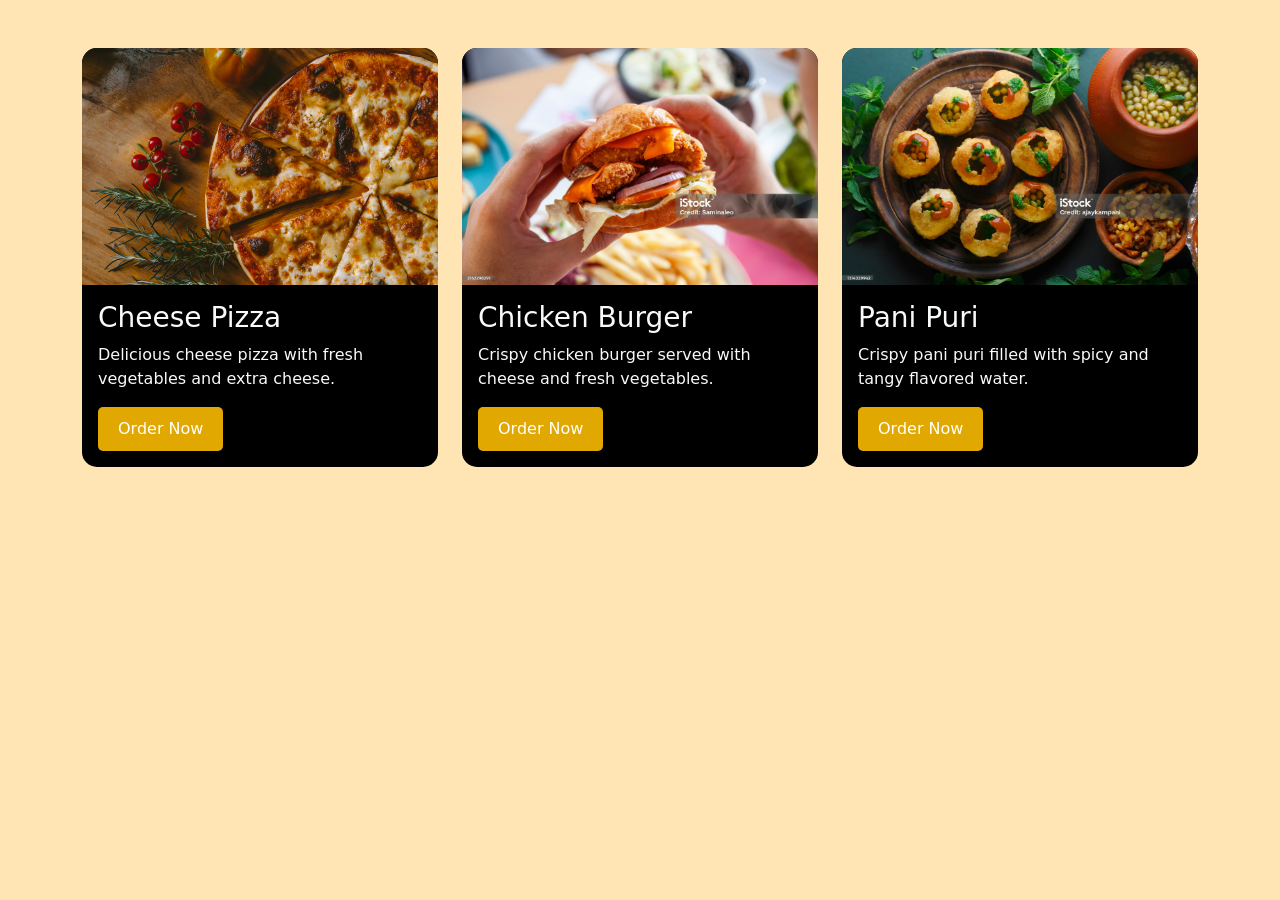
<file: bootstrap-cards/index.html>
<!doctype html>
<html lang="en">
<head>
  <meta charset="utf-8">
  <meta name="viewport" content="width=device-width, initial-scale=1">
  <title>Bootstrap Cards</title>

  <link href="https://cdn.jsdelivr.net/npm/bootstrap@5.3.8/dist/css/bootstrap.min.css" rel="stylesheet">
  <link rel="stylesheet" href="/bootstrap-cards/style.css">
</head>

<body>

<div class="container mt-5">
    <div class="row g-4">

        <div class="col-md-4">
            <div class="card bg-black">
                <img src="/bootstrap-cards/images/pizza.jpg" class="card-img-top" alt="Pizza">
                <div class="card-body">
                    <h3 class="card-title text-light">Cheese Pizza</h3>
                    <p class="card-text text-light">
                        Delicious cheese pizza with fresh vegetables and extra cheese.
                    </p>
                    <a href="#" class="btn btn-warning">Order Now</a>
                </div>
            </div>
        </div>

        <div class="col-md-4">
            <div class="card bg-black">
                <img src="/bootstrap-cards/images/burger.jpg" class="card-img-top" alt="Burger">
                <div class="card-body">
                    <h3 class="card-title text-light">Chicken Burger</h3>
                    <p class="card-text text-light">
                        Crispy chicken burger served with cheese and fresh vegetables.
                    </p>
                    <a href="#" class="btn btn-warning">Order Now</a>
                </div>
            </div>
        </div>

        <div class="col-md-4">
            <div class="card bg-black">
                <img src="/bootstrap-cards/images/panipuri.jpg" class="card-img-top" alt="Pani Puri">
                <div class="card-body">
                    <h3 class="card-title text-light">Pani Puri</h3>
                    <p class="card-text text-light">
                        Crispy pani puri filled with spicy and tangy flavored water.
                    </p>
                    <a href="#" class="btn btn-warning">Order Now</a>
                </div>
            </div>
        </div>

    </div>
</div>

<script src="https://cdn.jsdelivr.net/npm/bootstrap@5.3.8/dist/js/bootstrap.bundle.min.js"></script>

</body>
</html>
</file>
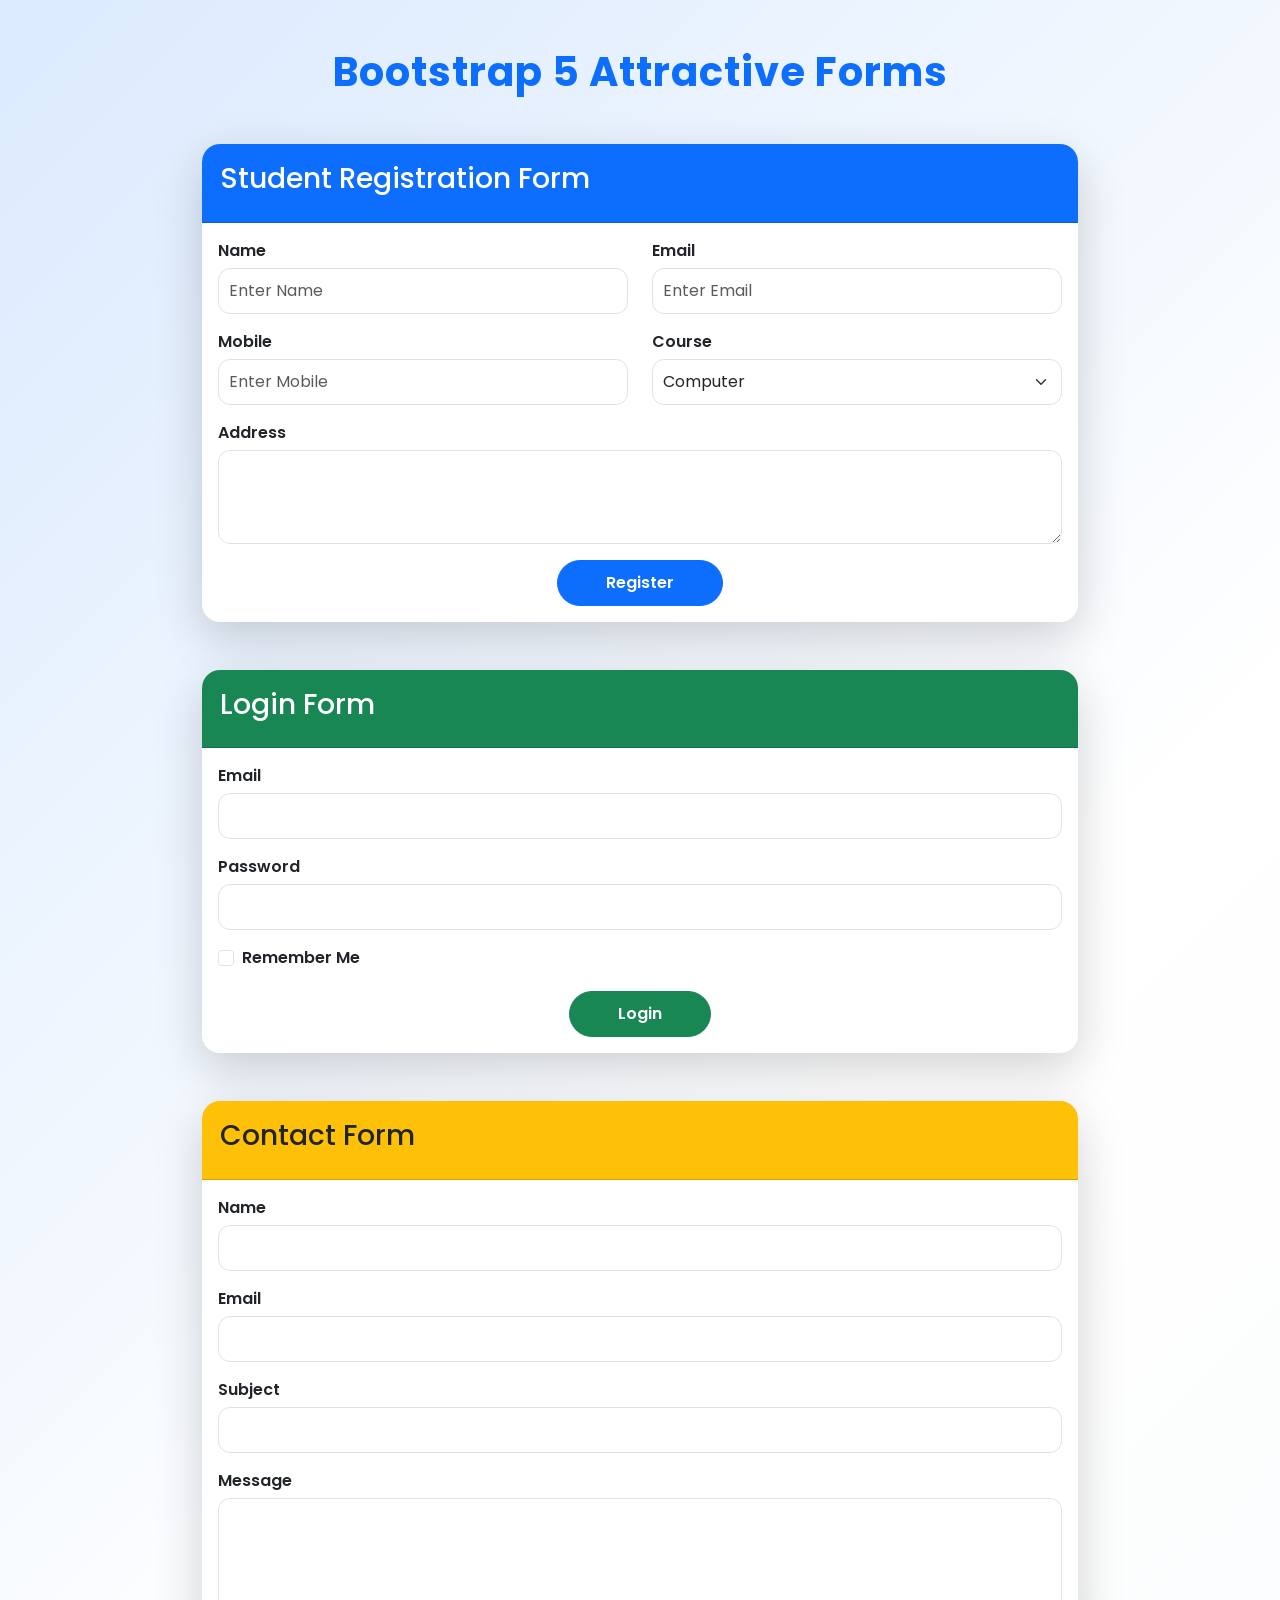
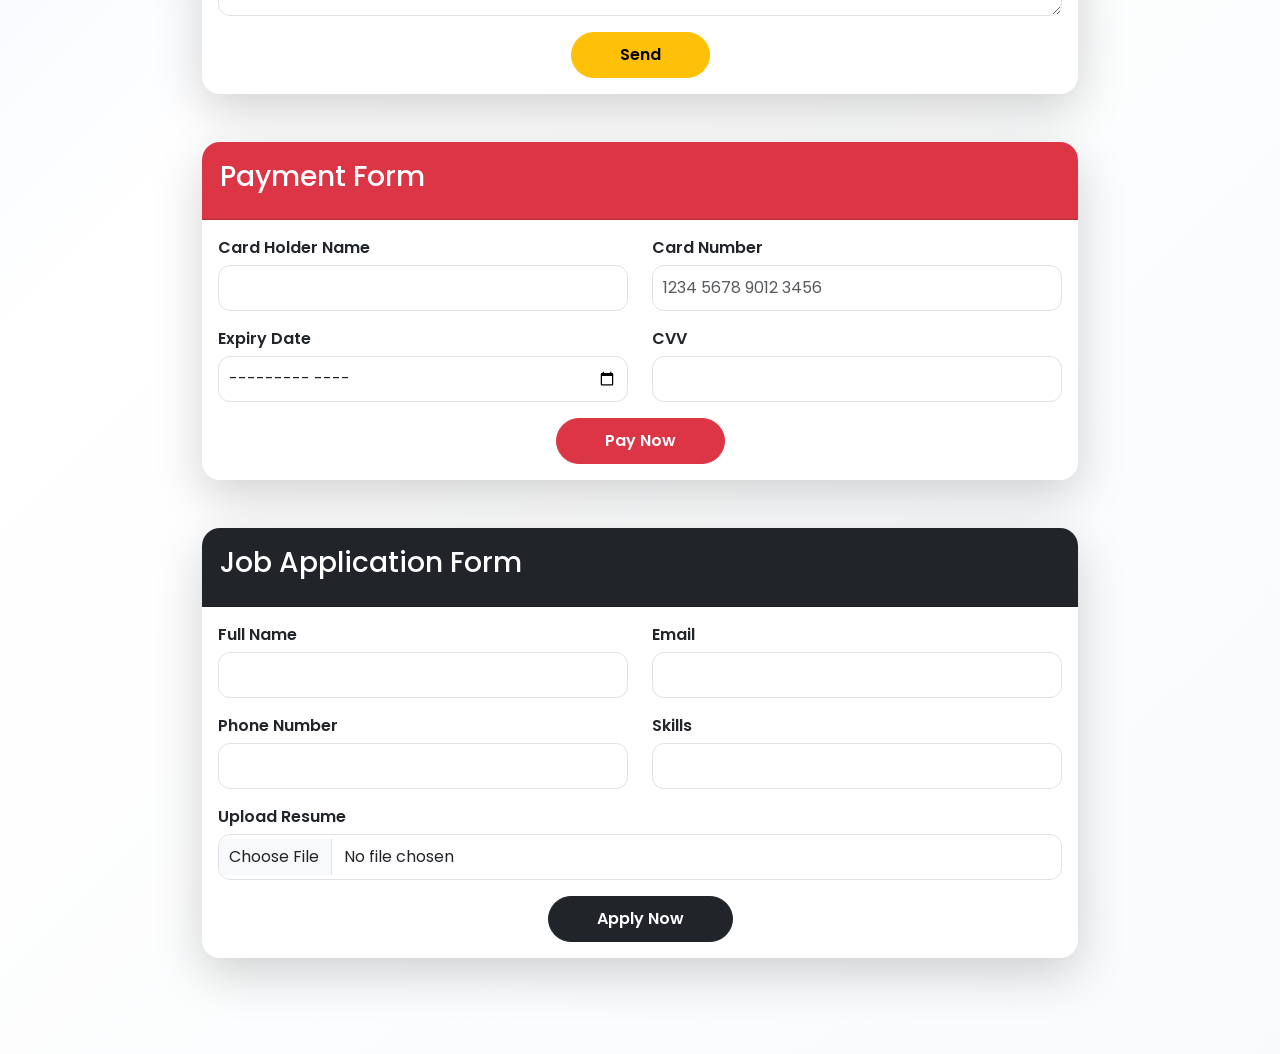
<file: bootstrap-forms-task/index.html>
<!DOCTYPE html>
<html lang="en">
<head>
<meta charset="UTF-8">
<meta name="viewport" content="width=device-width, initial-scale=1.0">
<title>Bootstrap 5 Forms</title>

<link href="https://cdn.jsdelivr.net/npm/bootstrap@5.3.3/dist/css/bootstrap.min.css" rel="stylesheet">
<link rel="stylesheet" href="https://cdn.jsdelivr.net/npm/bootstrap-icons@1.11.3/font/bootstrap-icons.min.css">
<link rel="stylesheet" href="/bootstrap-forms-task/style.css">
</head>

<body>

<div class="container py-5">

<h1 class="text-center mb-5 text-primary fw-bold">
Bootstrap 5 Attractive Forms
</h1>

<!-- Form 1 -->
<div class="card shadow-lg mb-5">
<div class="card-header bg-primary text-white">
<h3>Student Registration Form</h3>
</div>

<div class="card-body">

<div class="row">

<div class="col-md-6 mb-3">
<label>Name</label>
<input type="text" class="form-control" placeholder="Enter Name">
</div>

<div class="col-md-6 mb-3">
<label>Email</label>
<input type="email" class="form-control" placeholder="Enter Email">
</div>

<div class="col-md-6 mb-3">
<label>Mobile</label>
<input type="text" class="form-control" placeholder="Enter Mobile">
</div>

<div class="col-md-6 mb-3">
<label>Course</label>
<select class="form-select">
<option>Computer</option>
<option>IT</option>
<option>Mechanical</option>
<option>Civil</option>
</select>
</div>

<div class="col-12 mb-3">
<label>Address</label>
<textarea class="form-control" rows="3"></textarea>
</div>

<div class="text-center">
<button class="btn btn-primary px-5">
Register
</button>
</div>

</div>
</div>
</div>

<!-- Form 2 -->

<div class="card shadow-lg mb-5">
<div class="card-header bg-success text-white">
<h3>Login Form</h3>
</div>

<div class="card-body">

<div class="mb-3">
<label>Email</label>
<input type="email" class="form-control">
</div>

<div class="mb-3">
<label>Password</label>
<input type="password" class="form-control">
</div>

<div class="form-check mb-3">
<input class="form-check-input" type="checkbox">
<label class="form-check-label">
Remember Me
</label>
</div>

<div class="text-center">
<button class="btn btn-success px-5">
Login
</button>
</div>

</div>
</div>

<!-- Form 3 -->

<div class="card shadow-lg mb-5">
<div class="card-header bg-warning">
<h3>Contact Form</h3>
</div>

<div class="card-body">

<div class="mb-3">
<label>Name</label>
<input class="form-control">
</div>

<div class="mb-3">
<label>Email</label>
<input class="form-control">
</div>

<div class="mb-3">
<label>Subject</label>
<input class="form-control">
</div>

<div class="mb-3">
<label>Message</label>
<textarea class="form-control" rows="4"></textarea>
</div>

<div class="text-center">
<button class="btn btn-warning px-5">
Send
</button>
</div>

</div>
</div>




<!-- Form 4 -->

<div class="card shadow-lg mb-5">
<div class="card-header bg-danger text-white">
<h3>Payment Form</h3>
</div>

<div class="card-body">

<div class="row">

<div class="col-md-6 mb-3">
<label>Card Holder Name</label>
<input type="text" class="form-control">
</div>

<div class="col-md-6 mb-3">
<label>Card Number</label>
<input type="text" class="form-control" placeholder="1234 5678 9012 3456">
</div>

<div class="col-md-6 mb-3">
<label>Expiry Date</label>
<input type="month" class="form-control">
</div>

<div class="col-md-6 mb-3">
<label>CVV</label>
<input type="password" class="form-control">
</div>

<div class="text-center">
<button class="btn btn-danger px-5">
Pay Now
</button>
</div>

</div>
</div>
</div>

<!-- Form 5 -->

<div class="card shadow-lg mb-5">
<div class="card-header bg-dark text-white">
<h3>Job Application Form</h3>
</div>

<div class="card-body">

<div class="row">

<div class="col-md-6 mb-3">
<label>Full Name</label>
<input type="text" class="form-control">
</div>

<div class="col-md-6 mb-3">
<label>Email</label>
<input type="email" class="form-control">
</div>

<div class="col-md-6 mb-3">
<label>Phone Number</label>
<input type="text" class="form-control">
</div>

<div class="col-md-6 mb-3">
<label>Skills</label>
<input type="text" class="form-control">
</div>

<div class="col-12 mb-3">
<label>Upload Resume</label>
<input type="file" class="form-control">
</div>

<div class="text-center">
<button class="btn btn-dark px-5">
Apply Now
</button>
</div>

</div>
</div>
</div>

</div>

<script src="https://cdn.jsdelivr.net/npm/bootstrap@5.3.3/dist/js/bootstrap.bundle.min.js"></script>

</body>
</html>
</file>
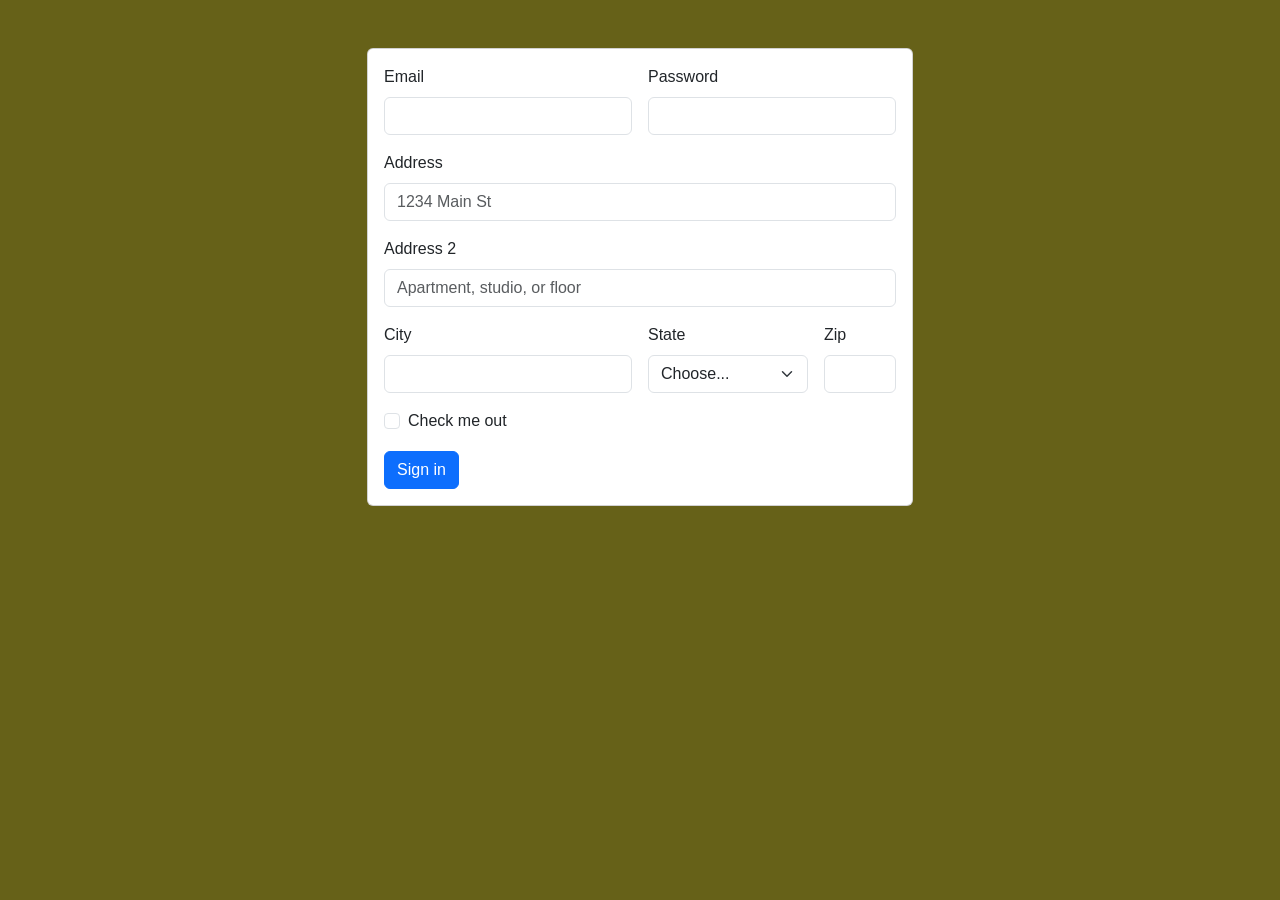
<file: bootstrap-forms/index.html>
<!doctype html>
<html lang="en">

<head>
    <meta charset="utf-8">
    <meta name="viewport" content="width=device-width, initial-scale=1">
    <title>Bootstrap Form</title>
    <link href="https://cdn.jsdelivr.net/npm/bootstrap@5.3.8/dist/css/bootstrap.min.css" rel="stylesheet"
        integrity="sha384-sRIl4kxILFvY47J16cr9ZwB07vP4J8+LH7qKQnuqkuIAvNWLzeN8tE5YBujZqJLB" crossorigin="anonymous">
        <link rel="stylesheet" href="/bootstrap-forms/style.css">
</head>

<body class="bg-yellow">
    <div class="container mt-5">
        <div class="row">
            <div class="col-md-6 offset-md-3">
                <div class="card">
                    <div class="card-body">
                        <form class="row g-3">
                            <div class="col-md-6">
                                <label for="inputEmail4" class="form-label">Email</label>
                                <input type="email" class="form-control" id="inputEmail4">
                            </div>
                            <div class="col-md-6">
                                <label for="inputPassword4" class="form-label">Password</label>
                                <input type="password" class="form-control" id="inputPassword4">
                            </div>
                            <div class="col-12">
                                <label for="inputAddress" class="form-label">Address</label>
                                <input type="text" class="form-control" id="inputAddress" placeholder="1234 Main St">
                            </div>
                            <div class="col-12">
                                <label for="inputAddress2" class="form-label">Address 2</label>
                                <input type="text" class="form-control" id="inputAddress2"
                                    placeholder="Apartment, studio, or floor">
                            </div>
                            <div class="col-md-6">
                                <label for="inputCity" class="form-label">City</label>
                                <input type="text" class="form-control" id="inputCity">
                            </div>
                            <div class="col-md-4">
                                <label for="inputState" class="form-label">State</label>
                                <select id="inputState" class="form-select">
                                    <option selected>Choose...</option>
                                    <option>...</option>
                                </select>
                            </div>
                            <div class="col-md-2">
                                <label for="inputZip" class="form-label">Zip</label>
                                <input type="text" class="form-control" id="inputZip">
                            </div>
                            <div class="col-12">
                                <div class="form-check">
                                    <input class="form-check-input" type="checkbox" id="gridCheck">
                                    <label class="form-check-label" for="gridCheck">
                                        Check me out
                                    </label>
                                </div>
                            </div>
                            <div class="col-12">
                                <button type="submit" class="btn btn-primary">Sign in</button>
                            </div>
                        </form>
                    </div>

                </div>

            </div>
        </div>

    </div>










    <script src="https://cdn.jsdelivr.net/npm/bootstrap@5.3.8/dist/js/bootstrap.bundle.min.js"
        integrity="sha384-FKyoEForCGlyvwx9Hj09JcYn3nv7wiPVlz7YYwJrWVcXK/BmnVDxM+D2scQbITxI"
        crossorigin="anonymous"></script>
</body>

</html>
</file>
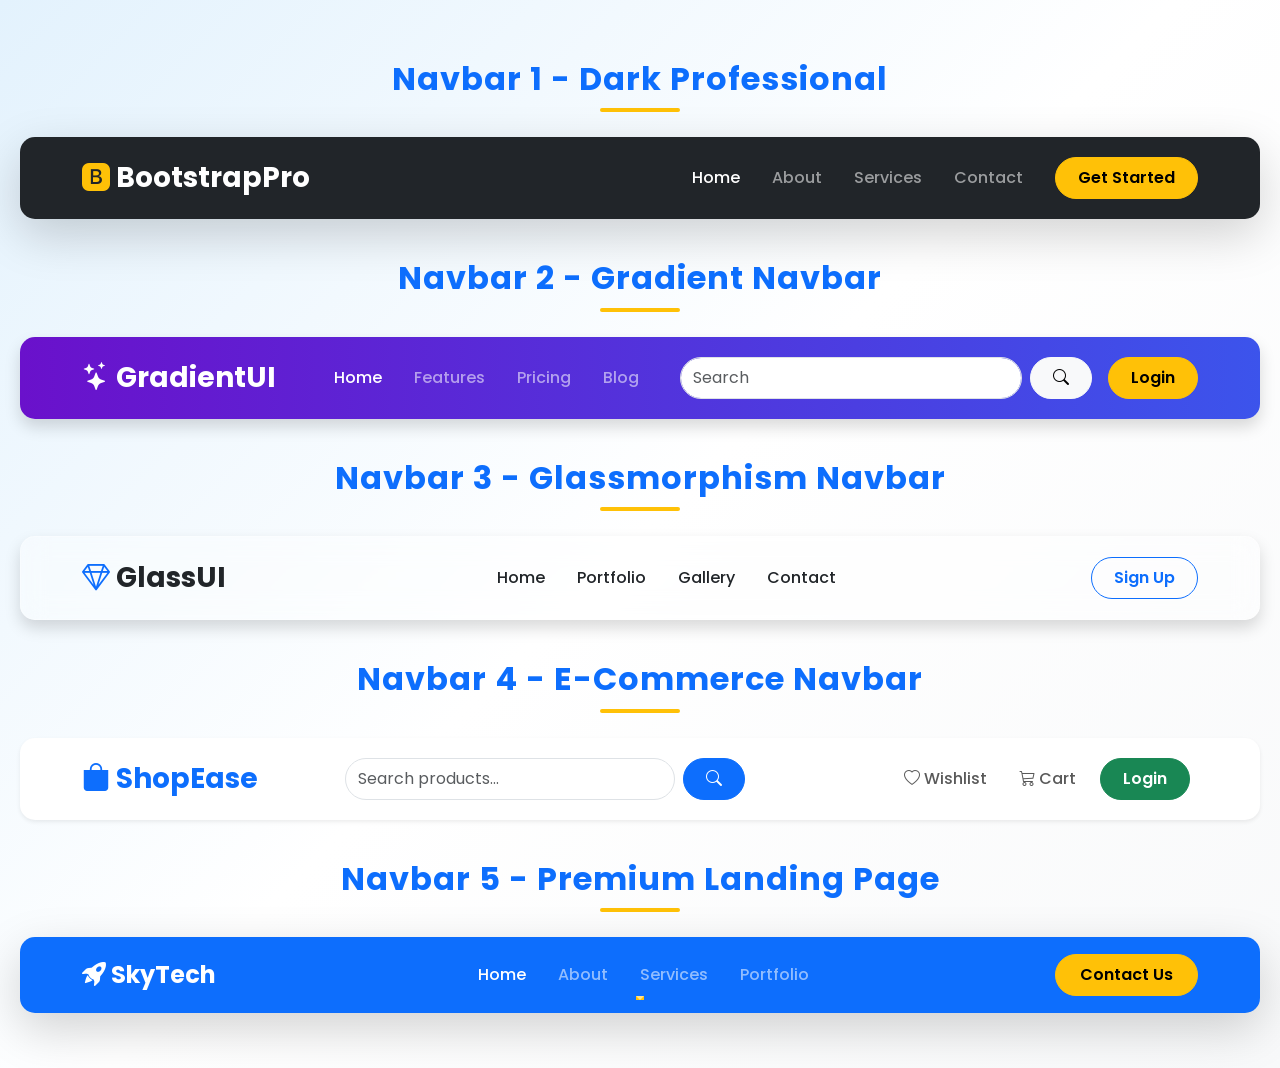
<file: bootstrap-navbar-task/index.html>
<!DOCTYPE html>
<html lang="en">
<head>
<meta charset="UTF-8">
<meta name="viewport" content="width=device-width, initial-scale=1.0">

<title>Bootstrap 5 Attractive Navbars</title>

<link href="https://cdn.jsdelivr.net/npm/bootstrap@5.3.3/dist/css/bootstrap.min.css" rel="stylesheet">

<link rel="stylesheet" href="https://cdn.jsdelivr.net/npm/bootstrap-icons@1.11.3/font/bootstrap-icons.min.css">

<link rel="stylesheet" href="/bootstrap-navbar-task/style.css">

</head>
<body>

<h2 class="section-title">Navbar 1 - Dark Professional</h2>

<nav class="navbar navbar-expand-lg navbar-dark bg-dark shadow-lg">
<div class="container">

<a class="navbar-brand fw-bold fs-3" href="#">
<i class="bi bi-bootstrap-fill text-warning"></i>
BootstrapPro
</a>

<button class="navbar-toggler" type="button"
data-bs-toggle="collapse"
data-bs-target="#nav1">

<span class="navbar-toggler-icon"></span>

</button>

<div class="collapse navbar-collapse" id="nav1">

<ul class="navbar-nav ms-auto">

<li class="nav-item">
<a class="nav-link active" href="#">Home</a>
</li>

<li class="nav-item">
<a class="nav-link" href="#">About</a>
</li>

<li class="nav-item">
<a class="nav-link" href="#">Services</a>
</li>

<li class="nav-item">
<a class="nav-link" href="#">Contact</a>
</li>

</ul>

<button class="btn btn-warning ms-3 btn-custom">
Get Started
</button>

</div>

</div>
</nav>



<!-- Navbar 2 -->
<h2 class="section-title">Navbar 2 - Gradient Navbar</h2>

<nav class="navbar navbar-expand-lg navbar-dark gradient-navbar shadow">
<div class="container">

<a class="navbar-brand fw-bold" href="#">
<i class="bi bi-stars"></i> GradientUI
</a>

<button class="navbar-toggler" type="button"
data-bs-toggle="collapse"
data-bs-target="#nav2">
<span class="navbar-toggler-icon"></span>
</button>

<div class="collapse navbar-collapse" id="nav2">

<ul class="navbar-nav mx-auto">
<li class="nav-item"><a class="nav-link active" href="#">Home</a></li>
<li class="nav-item"><a class="nav-link" href="#">Features</a></li>
<li class="nav-item"><a class="nav-link" href="#">Pricing</a></li>
<li class="nav-item"><a class="nav-link" href="#">Blog</a></li>
</ul>

<form class="d-flex me-3">
<input class="form-control me-2" type="search" placeholder="Search">
<button class="btn btn-light" type="submit">
<i class="bi bi-search"></i>
</button>
</form>

<button class="btn btn-warning rounded-pill">
Login
</button>

</div>

</div>
</nav>


<!-- Navbar 3 -->
<h2 class="section-title">Navbar 3 - Glassmorphism Navbar</h2>

<nav class="navbar navbar-expand-lg glass-navbar shadow">
<div class="container">

<a class="navbar-brand fw-bold text-dark" href="#">
<i class="bi bi-gem text-primary"></i> GlassUI
</a>

<button class="navbar-toggler" type="button"
data-bs-toggle="collapse"
data-bs-target="#nav3">
<span class="navbar-toggler-icon"></span>
</button>

<div class="collapse navbar-collapse" id="nav3">

<ul class="navbar-nav mx-auto">
<li class="nav-item">
<a class="nav-link text-dark" href="#">Home</a>
</li>

<li class="nav-item">
<a class="nav-link text-dark" href="#">Portfolio</a>
</li>

<li class="nav-item">
<a class="nav-link text-dark" href="#">Gallery</a>
</li>

<li class="nav-item">
<a class="nav-link text-dark" href="#">Contact</a>
</li>

</ul>

<button class="btn btn-outline-primary rounded-pill">
Sign Up
</button>

</div>

</div>
</nav>


<!-- Navbar 4 -->
<h2 class="section-title">Navbar 4 - E-Commerce Navbar</h2>

<nav class="navbar navbar-expand-lg bg-white shadow-sm">
    <div class="container">

        <a class="navbar-brand fw-bold text-primary" href="#">
            <i class="bi bi-bag-fill"></i> ShopEase
        </a>

        <button class="navbar-toggler" type="button"
            data-bs-toggle="collapse"
            data-bs-target="#nav4">
            <span class="navbar-toggler-icon"></span>
        </button>

        <div class="collapse navbar-collapse" id="nav4">

            <form class="d-flex mx-auto" style="max-width:400px; width:100%;">
                <input class="form-control me-2" type="search" placeholder="Search products...">
                <button class="btn btn-primary" type="submit">
                    <i class="bi bi-search"></i>
                </button>
            </form>

            <ul class="navbar-nav ms-auto align-items-lg-center">

                <li class="nav-item">
                    <a class="nav-link" href="#">
                        <i class="bi bi-heart"></i> Wishlist
                    </a>
                </li>

                <li class="nav-item">
                    <a class="nav-link" href="#">
                        <i class="bi bi-cart3"></i> Cart
                    </a>
                </li>

                <li class="nav-item ms-lg-2">
                    <button class="btn btn-success rounded-pill">
                        Login
                    </button>
                </li>

            </ul>

        </div>

    </div>
</nav>


<!-- Navbar 5 -->
<h2 class="section-title">Navbar 5 - Premium Landing Page</h2>

<nav class="navbar navbar-expand-lg navbar-dark bg-primary sticky-top shadow-lg">
    <div class="container">

        <a class="navbar-brand fw-bold fs-4" href="#">
            <i class="bi bi-rocket-takeoff-fill"></i> SkyTech
        </a>

        <button class="navbar-toggler" type="button"
            data-bs-toggle="collapse"
            data-bs-target="#nav5">
            <span class="navbar-toggler-icon"></span>
        </button>

        <div class="collapse navbar-collapse" id="nav5">

            <ul class="navbar-nav mx-auto">

                <li class="nav-item">
                    <a class="nav-link active" href="#">Home</a>
                </li>

                <li class="nav-item">
                    <a class="nav-link" href="#">About</a>
                </li>

                <li class="nav-item dropdown">
                    <a class="nav-link dropdown-toggle" href="#" role="button"
                       data-bs-toggle="dropdown">
                        Services
                    </a>

                    <ul class="dropdown-menu">
                        <li><a class="dropdown-item" href="#">Web Design</a></li>
                        <li><a class="dropdown-item" href="#">App Development</a></li>
                        <li><a class="dropdown-item" href="#">SEO</a></li>
                    </ul>
                </li>

                <li class="nav-item">
                    <a class="nav-link" href="#">Portfolio</a>
                </li>

            </ul>

            <button class="btn btn-warning rounded-pill px-4">
                Contact Us
            </button>

        </div>

    </div>
</nav>

<!-- Bootstrap JS -->
<script src="https://cdn.jsdelivr.net/npm/bootstrap@5.3.3/dist/js/bootstrap.bundle.min.js"></script>

</body>
</html>
</file>
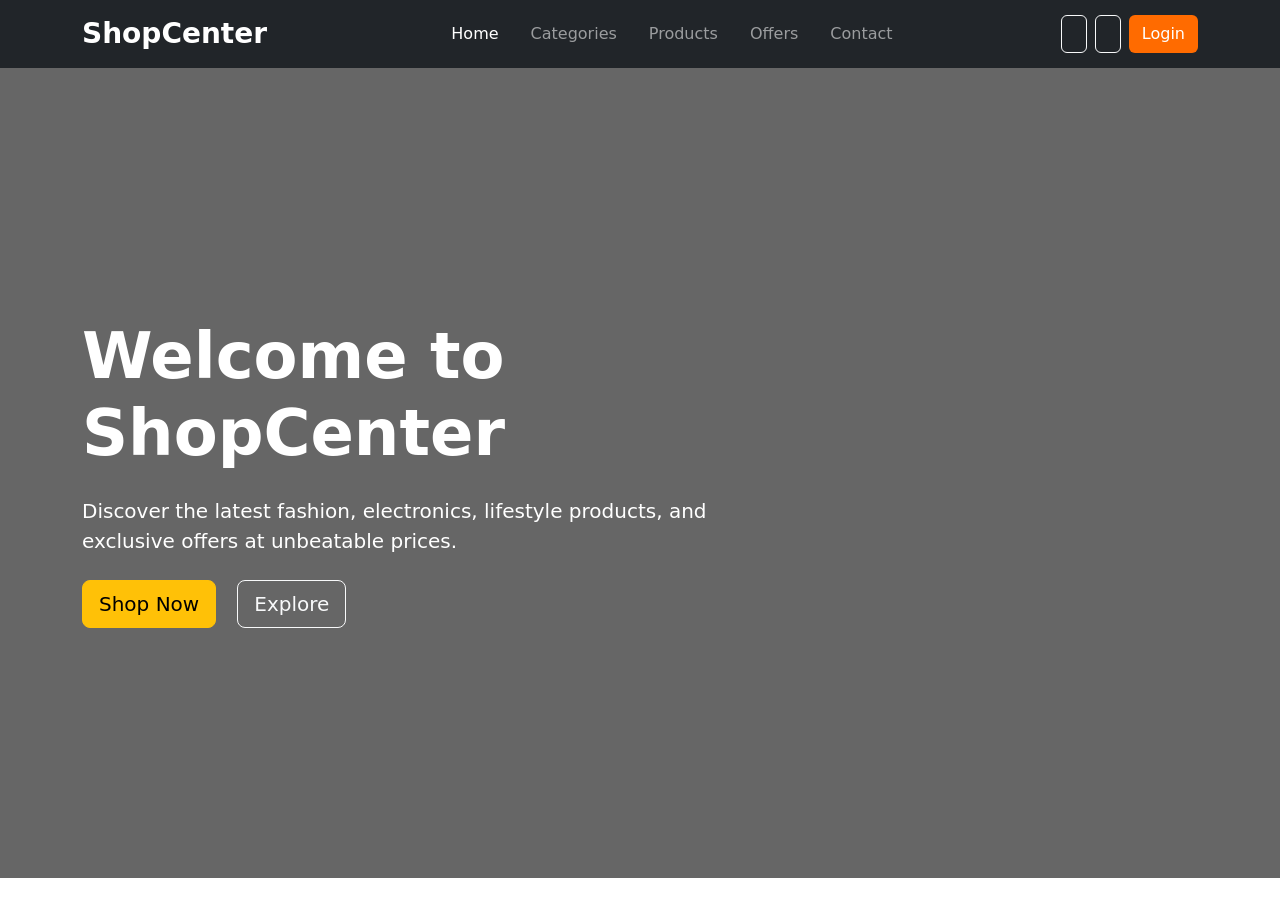
<file: navbar and hero/index.html>
<!DOCTYPE html>
<html lang="en">
<head>
    <meta charset="UTF-8">
    <meta name="viewport" content="width=device-width, initial-scale=1.0">
    <title>Shopping Center</title>

    <!-- Bootstrap CSS -->
    <link href="https://cdn.jsdelivr.net/npm/bootstrap@5.3.7/dist/css/bootstrap.min.css" rel="stylesheet">

    <!-- Bootstrap Icons -->
    <link rel="stylesheet" href="/navbar and hero/style.css">
    
</head>
<body>

<!-- Navbar -->
<nav class="navbar navbar-expand-lg navbar-dark bg-dark sticky-top">
    <div class="container">

        <a class="navbar-brand" href="#">
            <i class="bi bi-bag-heart-fill text-warning"></i> ShopCenter
        </a>

        <button class="navbar-toggler"
                type="button"
                data-bs-toggle="collapse"
                data-bs-target="#navbarNav">

            <span class="navbar-toggler-icon"></span>
        </button>

        <div class="collapse navbar-collapse" id="navbarNav">

            <ul class="navbar-nav mx-auto">

                <li class="nav-item">
                    <a class="nav-link active" href="#">Home</a>
                </li>

                <li class="nav-item">
                    <a class="nav-link" href="#">Categories</a>
                </li>

                <li class="nav-item">
                    <a class="nav-link" href="#">Products</a>
                </li>

                <li class="nav-item">
                    <a class="nav-link" href="#">Offers</a>
                </li>

                <li class="nav-item">
                    <a class="nav-link" href="#">Contact</a>
                </li>

            </ul>

            <div class="d-flex">

                <button class="btn btn-outline-light me-2">
                    <i class="bi bi-search"></i>
                </button>

                <button class="btn btn-outline-light me-2">
                    <i class="bi bi-cart3"></i>
                </button>

                <button class="btn btn-shop">
                    Login
                </button>

            </div>

        </div>

    </div>
</nav>

<!-- Hero Section -->

<section class="hero">

    <div class="container">

        <div class="row">

            <div class="col-lg-7">

                <h1 class="display-3 fw-bold">
                    Welcome to ShopCenter
                </h1>

                <p class="lead my-4">
                    Discover the latest fashion, electronics,
                    lifestyle products, and exclusive offers
                    at unbeatable prices.
                </p>

                <a href="#" class="btn btn-warning btn-lg me-3">
                    Shop Now
                </a>

                <a href="#" class="btn btn-outline-light btn-lg">
                    Explore
                </a>

            </div>

        </div>

    </div>

</section>

<!-- Bootstrap JS -->
<script src="https://cdn.jsdelivr.net/npm/bootstrap@5.3.7/dist/js/bootstrap.bundle.min.js"></script>

</body>
</html>
</file>
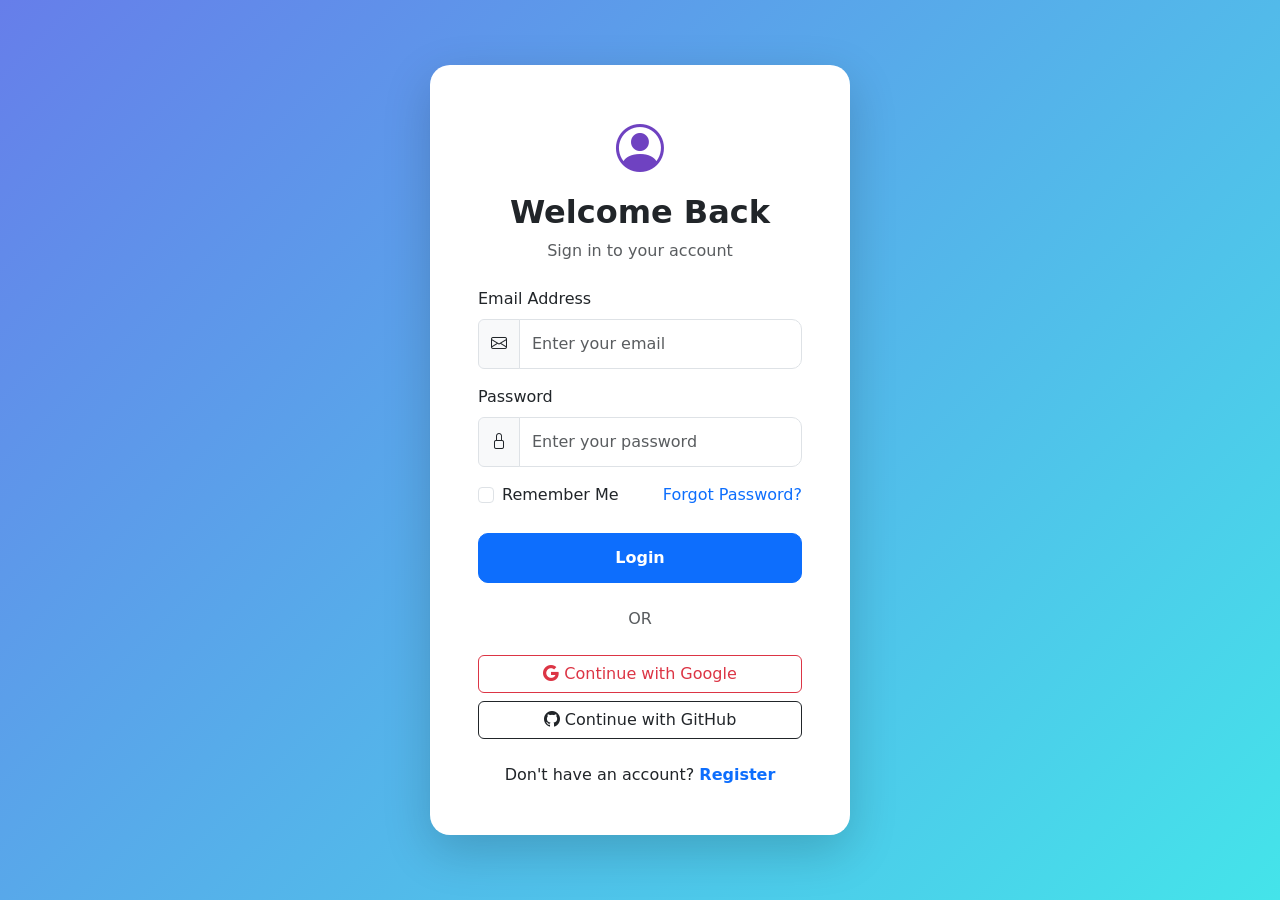
<file: bootstrap-forms/loginform/index.html>
<!DOCTYPE html>
<html lang="en">
<head>
<meta charset="UTF-8">
<meta name="viewport" content="width=device-width, initial-scale=1.0">
<title>Modern Login Form</title>
<!-- Bootstrap 5 CSS -->
<link href="https://cdn.jsdelivr.net/npm/bootstrap@5.3.3/dist/css/bootstrap.min.css"
rel="stylesheet">
<!-- Bootstrap Icons -->
<link href="https://cdn.jsdelivr.net/npm/bootstrap-icons/font/bootstrap-icons.css"
rel="stylesheet">
<style>
body {
background: linear-gradient(135deg, #667eea, #44e4ea);
min-height: 100vh;
display: flex;
justify-content: center;
align-items: center;
}
.login-card {
width: 100%;
max-width: 420px;
border: none;
border-radius: 20px;
overflow: hidden;
backdrop-filter: blur(10px);
}
.form-control {
border-radius: 10px;
padding: 12px;
}
.btn-login {
border-radius: 10px;
padding: 12px;
font-weight: 600;
}
.logo {
font-size: 3rem;
color: #6f42c1;
}
</style>
</head>
<body>
<div class="card shadow-lg login-card">
<div class="card-body p-5">
<div class="text-center mb-4">
<i class="bi bi-person-circle logo"></i>
<h2 class="fw-bold mt-2">Welcome Back</h2>
<p class="text-muted">Sign in to your account</p>
</div>
<form>
<!-- Email -->
<div class="mb-3">
<label class="form-label">Email Address</label>
<div class="input-group">
<span class="input-group-text">
<i class="bi bi-envelope"></i>
</span>
<input
type="email"
class="form-control"
placeholder="Enter your email"
required>
</div>
</div>
<!-- Password -->
<div class="mb-3">
<label class="form-label">Password</label>
<div class="input-group">
<span class="input-group-text">
<i class="bi bi-lock"></i>
</span>
<input
type="password"
class="form-control"
placeholder="Enter your password"
required>
</div>
</div>
<!-- Remember Me -->
<div class="d-flex justify-content-between mb-4">
<div class="form-check">
<input class="form-check-input" type="checkbox" id="remember">
<label class="form-check-label" for="remember">
Remember Me
</label>
</div>
<a href="#" class="text-decoration-none">
Forgot Password?
</a>
</div>
<!-- Login Button -->
<button type="submit" class="btn btn-primary w-100 btn-login">
Login
</button>
<!-- Divider -->
<div class="text-center my-4 text-muted">
OR
</div>
<!-- Social Login -->
<div class="d-grid gap-2">
<button type="button" class="btn btn-outline-danger">
<i class="bi bi-google"></i> Continue with Google
</button>
<button type="button" class="btn btn-outline-dark">
<i class="bi bi-github"></i> Continue with GitHub
</button>
</div>
<p class="text-center mt-4 mb-0">
Don't have an account?
<a href="#" class="text-decoration-none fw-bold">
Register
</a>
</p>
</form>
</div>
</div>
<!-- Bootstrap JS -->
<script
src="https://cdn.jsdelivr.net/npm/bootstrap@5.3.3/dist/js/bootstrap.bundle.min.js"></script>
</body>
</html>
</file>
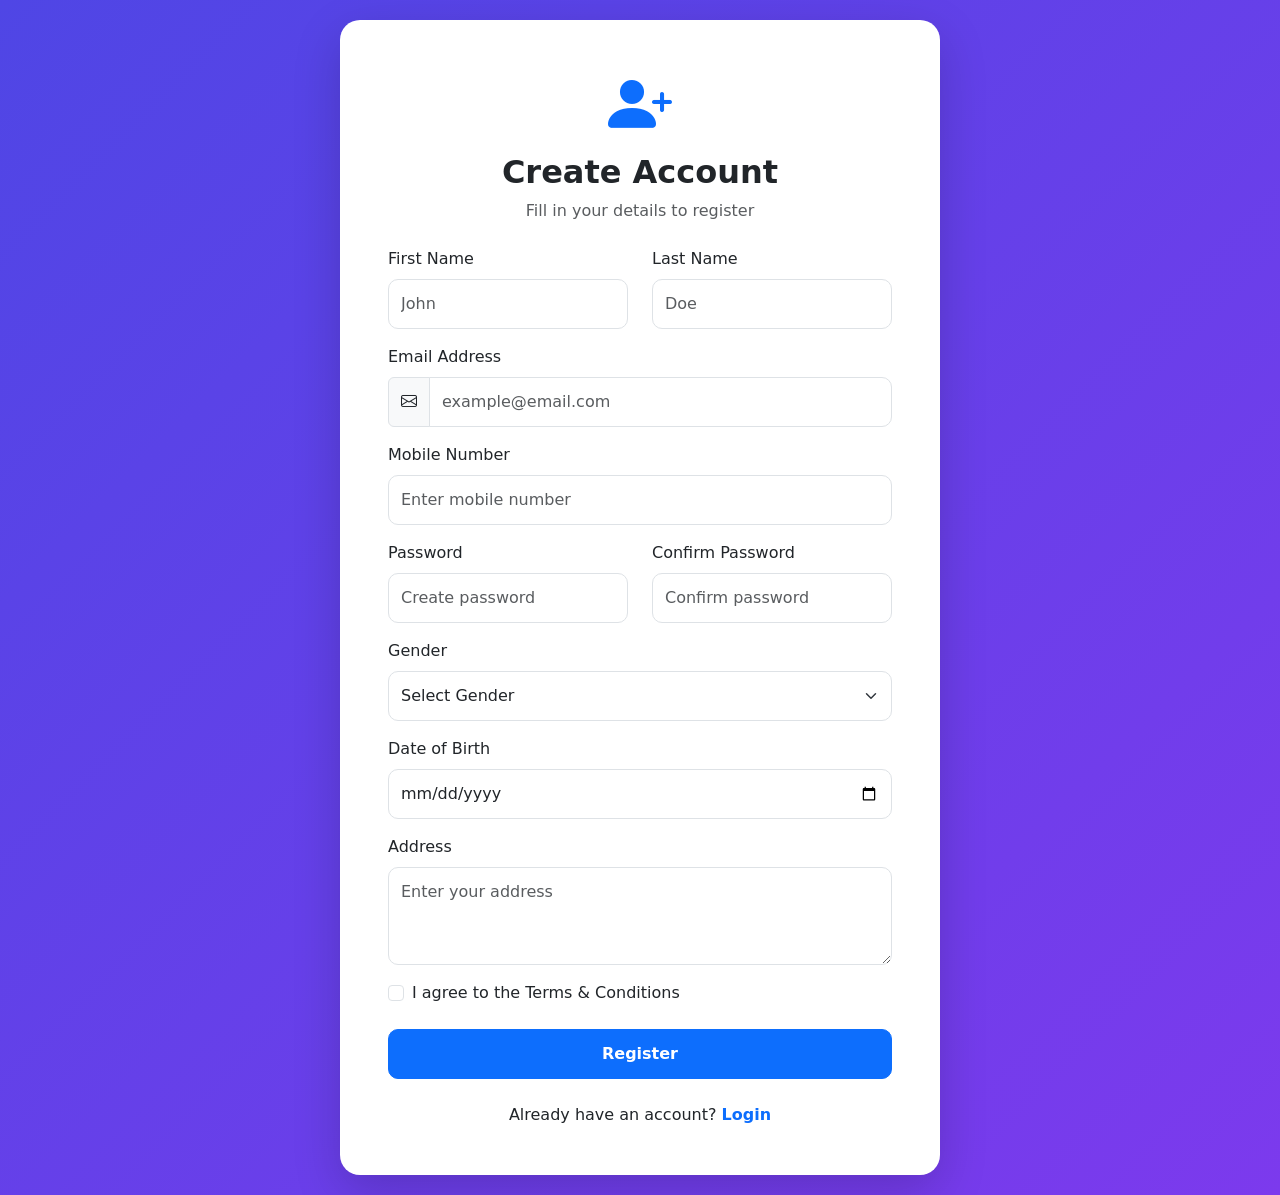
<file: bootstrap-forms/loginform/registration form/index.html>
<!DOCTYPE html>
<html lang="en">
<head>
<meta charset="UTF-8">
<meta name="viewport" content="width=device-width, initial-scale=1.0">
<title>Registration Form</title>
<!-- Bootstrap 5 CSS -->
<link href="https://cdn.jsdelivr.net/npm/bootstrap@5.3.3/dist/css/bootstrap.min.css"
rel="stylesheet">
<!-- Bootstrap Icons -->
<link href="https://cdn.jsdelivr.net/npm/bootstrap-icons/font/bootstrap-icons.css"
rel="stylesheet">
<style>
body {
background: linear-gradient(135deg, #4f46e5, #7c3aed);
min-height: 100vh;
display: flex;
justify-content: center;
align-items: center;
padding: 20px;
}
.register-card {
max-width: 600px;
width: 100%;
border: none;
border-radius: 20px;
}
.form-control,
.form-select {
border-radius: 10px;
padding: 12px;
}
.btn-register {
border-radius: 10px;
padding: 12px;
font-weight: 600;
}
</style>
</head>
<body>
<div class="card shadow-lg register-card">
<div class="card-body p-5">
<div class="text-center mb-4">
<i class="bi bi-person-plus-fill display-3 text-primary"></i>
<h2 class="fw-bold mt-2">Create Account</h2>
<p class="text-muted">Fill in your details to register</p>
</div>
<form>
<div class="row">
<div class="col-md-6 mb-3">
<label class="form-label">First Name</label>
<input type="text" class="form-control" placeholder="John" required>
</div>
<div class="col-md-6 mb-3">
<label class="form-label">Last Name</label>
<input type="text" class="form-control" placeholder="Doe" required>
</div>
</div>
<div class="mb-3">
<label class="form-label">Email Address</label>
<div class="input-group">
<span class="input-group-text">
<i class="bi bi-envelope"></i>
</span>
<input type="email" class="form-control"
placeholder="example@email.com" required>
</div>
</div>
<div class="mb-3">
<label class="form-label">Mobile Number</label>
<input type="tel" class="form-control"
placeholder="Enter mobile number" required>
</div>
<div class="row">
<div class="col-md-6 mb-3">
<label class="form-label">Password</label>
<input type="password" class="form-control"
placeholder="Create password" required>
</div>
<div class="col-md-6 mb-3">
<label class="form-label">Confirm Password</label>
<input type="password" class="form-control"
placeholder="Confirm password" required>
</div>
</div>
<div class="mb-3">
<label class="form-label">Gender</label>
<select class="form-select">
<option selected>Select Gender</option>
<option>Male</option>
<option>Female</option>
<option>Other</option>
</select>
</div>
<div class="mb-3">
<label class="form-label">Date of Birth</label>
<input type="date" class="form-control">
</div>
<div class="mb-3">
<label class="form-label">Address</label>
<textarea class="form-control" rows="3"
placeholder="Enter your address"></textarea>
</div>
<div class="form-check mb-4">
<input class="form-check-input" type="checkbox" id="terms" required>
<label class="form-check-label" for="terms">
I agree to the Terms & Conditions
</label>
</div>
<button type="submit"
class="btn btn-primary w-100 btn-register">
Register
</button>
<p class="text-center mt-4 mb-0">
Already have an account?
<a href="#" class="text-decoration-none fw-bold">
Login
</a>
</p>
</form>
</div>
</div>
<script
src="https://cdn.jsdelivr.net/npm/bootstrap@5.3.3/dist/js/bootstrap.bundle.min.js"></script>
</body>
</html>
</file>
<file: bootstrap-cards/style.css>
*{
     padding: 0;
    margin: 0;
    box-sizing:border-box;
}
body{
    background-color: #ffe5b4;
}

.card{
    border: none;
    border-radius: 15px;
    overflow: hidden;
    transition: 0.3s;
}

.card:hover{
    transform: translateY(-10px);
    box-shadow: 0 15px 30px rgba(0,0,0,0.3);
}
.btn{
    background-color: #e0a800;
    color: #fff;
    border: none;
    padding: 10px 20px;
    border-radius: 5px;
    transition: 0.3s;
}
</file>
<file: bootstrap-forms-task/style.css>
@import url('https://fonts.googleapis.com/css2?family=Poppins:wght@300;400;500;600;700&display=swap');

*{
margin:0;
padding:0;
box-sizing:border-box;
font-family:'Poppins',sans-serif;
}

body{
background:linear-gradient(135deg,#dbeafe,#ffffff,#f8fafc);
}

h1{
letter-spacing:1px;
}

.card{
border:none;
border-radius:18px;
overflow:hidden;
transition:.4s;
}

.card:hover{
transform:translateY(-8px);
box-shadow:0 15px 35px rgba(0,0,0,.2);
}

.card-header{
padding:18px;
font-size:22px;
font-weight:bold;
}

.form-control,
.form-select{
border-radius:12px;
padding:10px;
transition:.3s;
}

.form-control:focus,
.form-select:focus{
box-shadow:0 0 10px rgba(13,110,253,.5);
border-color:#0d6efd;
}

.btn{
border-radius:30px;
padding:10px 35px;
font-weight:600;
transition:.3s;
}

.btn:hover{
transform:scale(1.08);
box-shadow:0 10px 20px rgba(0,0,0,.2);
}

label{
font-weight:600;
margin-bottom:5px;
}

.container{
max-width:900px;
}

@media(max-width:768px){

.card{
margin:15px;
}

h1{
font-size:28px;
}

}
</file>
<file: bootstrap-forms/style.css>
*{
    margin: 0;
    padding: 0; 
    box-sizing: border-box;
}
body{
    background-color: #666118;
    font-family: Arial, sans-serif;
}
</file>
<file: bootstrap-navbar-task/style.css>
@import url('https://fonts.googleapis.com/css2?family=Poppins:wght@300;400;500;600;700&display=swap');

*{
    margin:0;
    padding:0;
    box-sizing:border-box;
    font-family:'Poppins',sans-serif;
}

html{
    scroll-behavior:smooth;
}

body{
    background:linear-gradient(135deg,#e3f2fd,#ffffff,#f8f9fa);
    padding:20px;
}

/* Section Title */
.section-title{
    text-align:center;
    color:#0d6efd;
    font-size:32px;
    font-weight:700;
    margin:40px 0 25px;
    position:relative;
    letter-spacing:1px;
}

.section-title::after{
    content:"";
    width:80px;
    height:4px;
    background:#ffc107;
    display:block;
    margin:10px auto;
    border-radius:10px;
}

/* Navbar */
.navbar{
    margin-bottom:35px;
    padding:15px 0;
    border-radius:15px;
    transition:0.4s;
    overflow:hidden;
}

.navbar:hover{
    transform:translateY(-5px);
    box-shadow:0 12px 25px rgba(0,0,0,.2);
}

/* Brand */
.navbar-brand{
    font-size:28px;
    font-weight:700;
}

/* Nav Items */
.nav-item{
    margin:0 8px;
}

/* Links */
.nav-link{
    font-weight:500;
    position:relative;
    transition:.3s;
}

.nav-link::after{
    content:"";
    position:absolute;
    left:0;
    bottom:-5px;
    width:0;
    height:3px;
    background:#ffc107;
    transition:.4s;
}

.nav-link:hover::after{
    width:100%;
}

.nav-link:hover{
    color:#ffc107 !important;
}

/* Buttons */
.btn{
    border-radius:30px;
    padding:8px 22px;
    transition:.3s;
    font-weight:600;
}

.btn:hover{
    transform:scale(1.08);
    box-shadow:0 8px 20px rgba(0,0,0,.2);
}

/* Search */
.form-control{
    border-radius:30px;
    transition:.3s;
}

.form-control:focus{
    border-color:#0d6efd;
    box-shadow:0 0 10px rgba(13,110,253,.5);
}

/* Gradient Navbar */
.gradient-navbar{
    background:linear-gradient(90deg,#6a11cb,#2575fc,#00c6ff);
    background-size:300% 300%;
    animation:gradient 6s infinite;
}

@keyframes gradient{
    0%{background-position:0% 50%;}
    50%{background-position:100% 50%;}
    100%{background-position:0% 50%;}
}

/* Glass Navbar */
.glass-navbar{
    background:rgba(255,255,255,.35);
    backdrop-filter:blur(12px);
    -webkit-backdrop-filter:blur(12px);
    border:1px solid rgba(255,255,255,.3);
}

/* Responsive */
@media(max-width:992px){

.nav-item{
    text-align:center;
    margin:8px 0;
}

.btn{
    margin-top:10px;
}

}
</file>
<file: navbar and hero/style.css>
.hero{
            background: linear-gradient(rgba(0,0,0,.6),rgba(0,0,0,.6)),
            url("https://images.unsplash.com/photo-1519567241046-7f570eee3ce6?auto=format&fit=crop&w=1500&q=80");
            background-size: cover;
            background-position: center;
            height: 90vh;
            display: flex;
            align-items: center;
            color: white;
        }

        .navbar-brand{
            font-weight: bold;
            font-size: 28px;
        }

        .nav-link{
            font-weight: 500;
            margin: 0 8px;
        }

        .btn-shop{
            background: #ff6b00;
            color: white;
        }

        .btn-shop:hover{
            background: #e65c00;
            color: white;
        }
</file>
